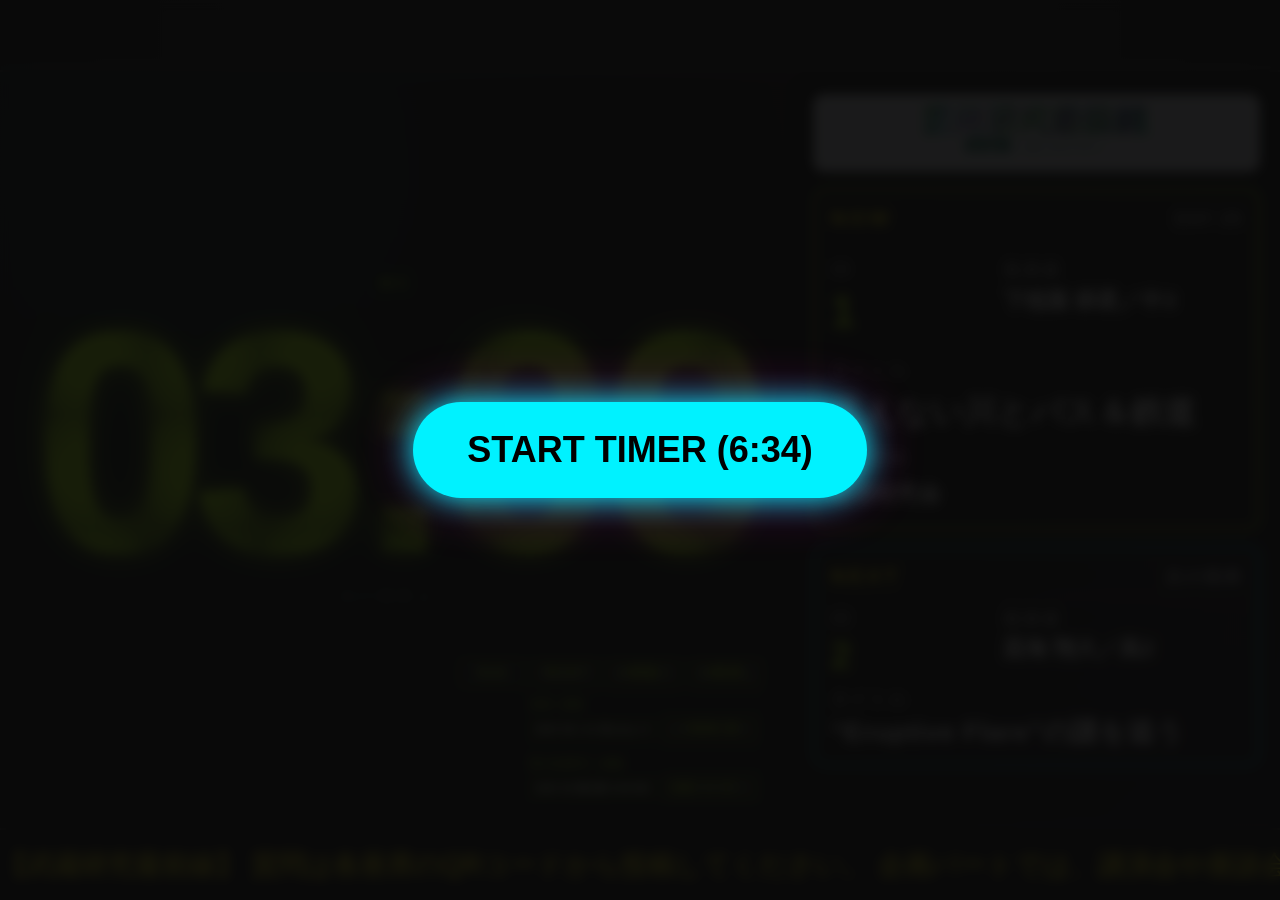
<file: tools/634_Research_Frontline-timer/index.html>
<!DOCTYPE html>
<html lang="ja">
<head>
    <meta charset="UTF-8">
    <meta name="viewport" content="width=device-width, initial-scale=1.0">
    <title>武蔵研究最前線 発表タイマー</title>
    <link rel="stylesheet" href="style.css">
</head>
<body>

    <div id="overlay">
        <button id="start-btn" type="button">START TIMER (6:34)</button>
    </div>

    <header class="header-bar">
        <div id="progress-fill"></div>
    </header>

    <main class="main-timer-container">
        <div class="timer-stage">
            <div id="timer-phase-label" class="timer-heading">発表中</div>
            <div id="timer-display" data-text="06:34">06:34</div>
            <div id="timer-sub-label" class="sub-label">発表残り</div>
        </div>
        <div class="timer-controls">
            <button id="btn-stop" class="control-btn" type="button">STOP</button>
            <button id="btn-reset" class="control-btn" type="button">RESET</button>
            <button id="btn-forward" class="control-btn" type="button">10秒送り</button>
            <button id="btn-back" class="control-btn" type="button">10秒戻し</button>
            <div class="jump-controls">
                <label class="jump-label" for="select-target-presentation">発表へ移動</label>
                <select id="select-target-presentation" class="jump-select"></select>
                <button id="btn-jump-presentation" class="control-btn jump-btn" type="button">この発表の前へ</button>
            </div>
            <div class="jump-controls">
                <label class="jump-label" for="select-target-section">部の先頭MCへ移動</label>
                <select id="select-target-section" class="jump-select"></select>
                <button id="btn-jump-section" class="control-btn jump-btn" type="button">先頭3:00 MCへ</button>
            </div>
        </div>
    </main>

    <aside class="info-panel">
        <div class="brand-strip">
            <img class="brand-logo brand-logo-horizontal" src="../../assets/202603_634fromtline_logo_horizontal_green.png" alt="武蔵研究最前線">
            <img class="brand-logo brand-logo-square" src="../../assets/202603_634fromtline_logo_square_green.png" alt="武蔵研究最前線">
        </div>

        <section class="flight-panel current-panel">
            <div class="panel-head">
                <span class="panel-kicker">NOW</span>
                <span id="current-day-label" class="panel-meta">DAY</span>
            </div>

            <div class="panel-id-row">
                <div class="panel-field panel-id-block">
                    <div class="panel-label">ID</div>
                    <div id="current-id" class="panel-value panel-id"></div>
                </div>
                <div class="panel-field panel-presenter-block">
                    <div class="panel-label">発表者</div>
                    <div id="current-presenter" class="panel-value"></div>
                </div>
            </div>

            <div class="panel-field">
                <div class="panel-label">タイトル</div>
                <div id="current-title" class="panel-value panel-title"></div>
                <div id="current-subtitle" class="panel-subtitle"></div>
            </div>

            <div class="panel-field">
                <div class="panel-label">関連団体</div>
                <div id="current-affiliation" class="panel-value"></div>
            </div>
        </section>

        <section class="flight-panel next-panel">
            <div class="panel-head">
                <span class="panel-kicker">NEXT</span>
                <span class="panel-meta">次の発表</span>
            </div>

            <div class="panel-id-row">
                <div class="panel-field panel-id-block">
                    <div class="panel-label">ID</div>
                    <div id="next-id" class="panel-value panel-id"></div>
                </div>
                <div class="panel-field panel-presenter-block">
                    <div class="panel-label">発表者</div>
                    <div id="next-presenter" class="panel-value"></div>
                </div>
            </div>

            <div class="panel-field">
                <div class="panel-label">タイトル</div>
                <div id="next-title" class="panel-value panel-title"></div>
                <div id="next-subtitle" class="panel-subtitle"></div>
            </div>
        </section>
    </aside>

    <footer class="footer-ticker">
        <div class="ticker-text">
            【武蔵研究最前線】 質問は各座席のQRコードから投稿してください。 企画パートでは、講演会や座談会など他企画の運営も行っています。 詳細は、会場内の案内をご覧ください！
        </div>
    </footer>

    <script src="js/audio.js"></script>
    <script src="js/timer.js"></script>
    <script src="js/main.js"></script>
</body>
</html>
</file>
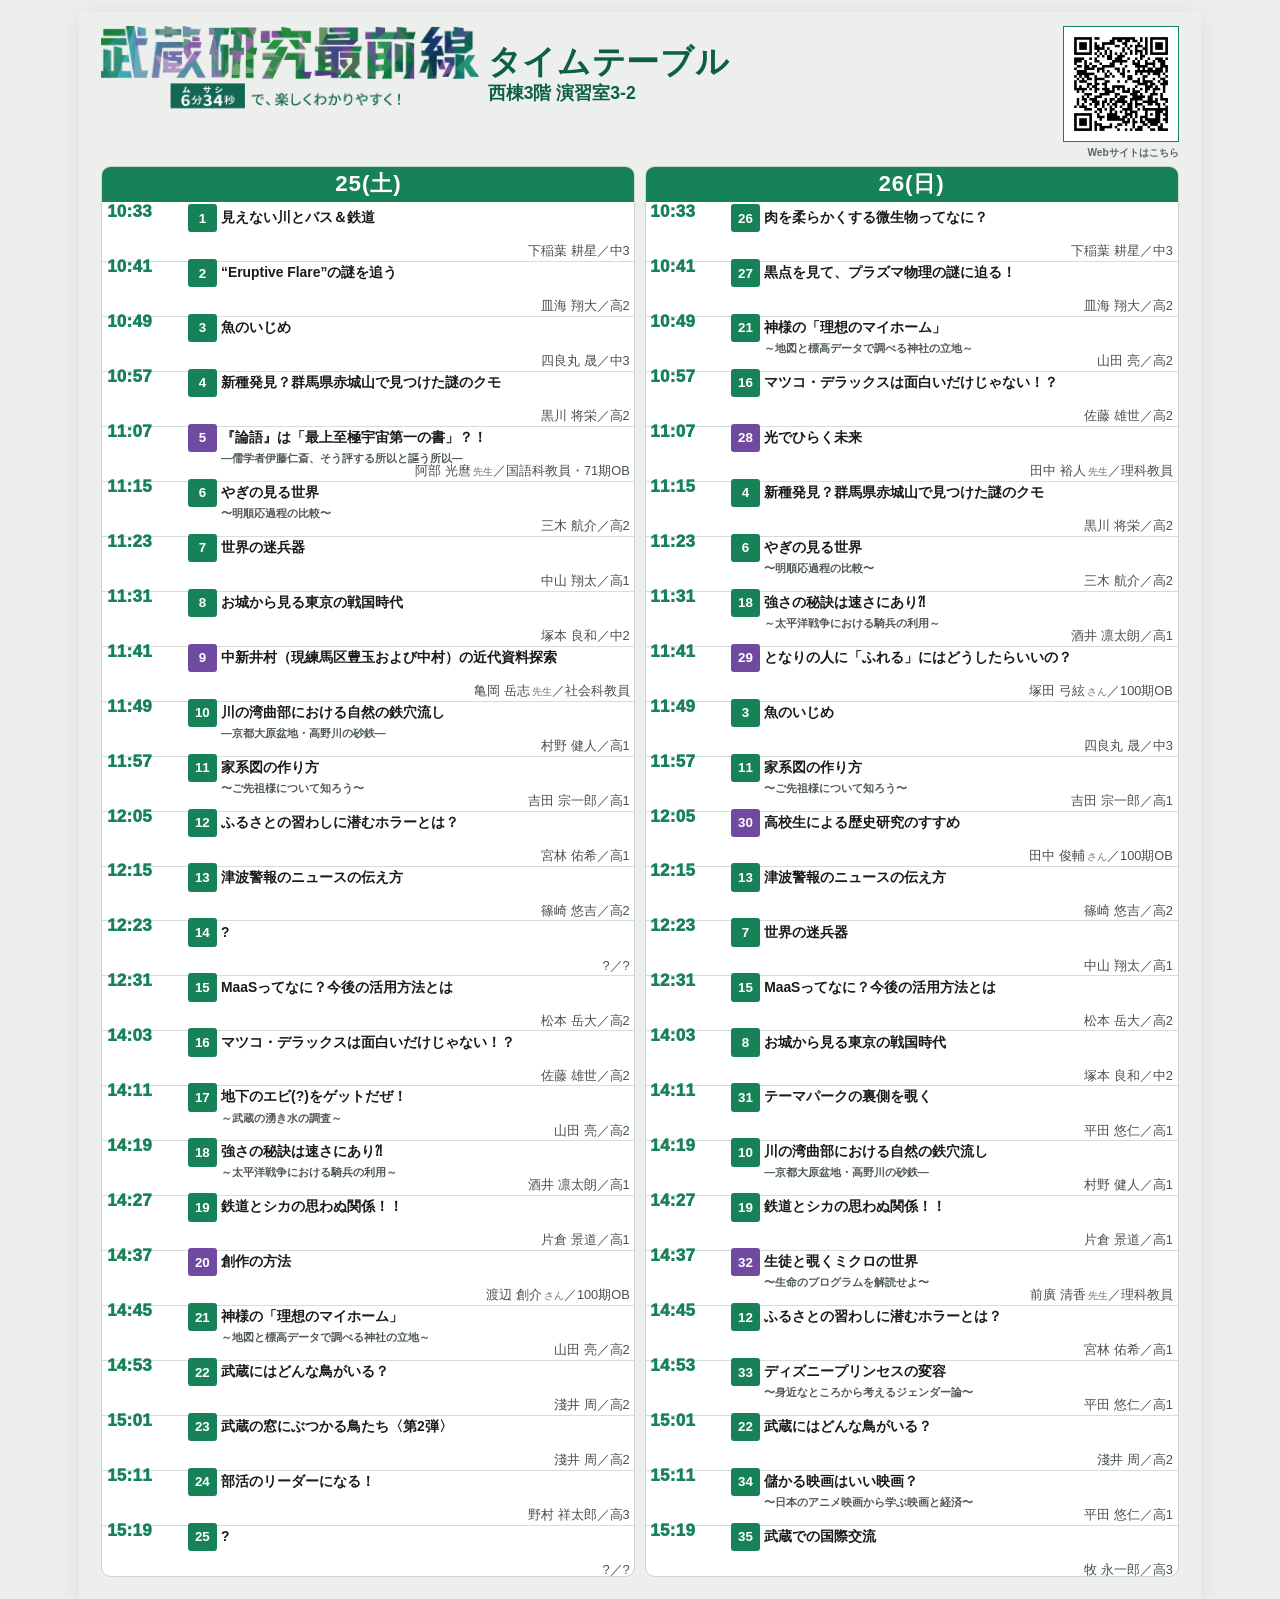
<file: tools/poster.html>
<!DOCTYPE html>
<html lang="ja">
<head>
	<meta charset="UTF-8">
	<meta name="viewport" content="width=device-width, initial-scale=1.0">
	<title>武蔵研究最前線 講演スケジュール（印刷用）</title>
	<link rel="stylesheet" href="poster.css">
</head>
<body>
	<main class="poster">
		<header class="top-head">
			<div class="brand-wrap">
				<img class="logo" src="../assets/202603_634fromtline_logo_horizontal_green.png" alt="武蔵研究最前線 ロゴ">
				<div class="title-wrap">
					<h1>タイムテーブル</h1>
					
					<p class="venue">西棟3階 演習室3-2</p>
				</div>
			</div>
			<aside class="qr-area" aria-label="WebサイトQRコードエリア">
				<div class="qr-box">
					<img class="qr-image" src="../assets/Homepage_QR.png" alt="ホームページQRコード">
				</div>
				<p>Webサイトはこちら</p>
			</aside>
		</header>

		<section class="columns" aria-live="polite">
			<article class="day-column">
				<h2 class="day-label">25(土)</h2>
				<div class="schedule-list" id="day-25"></div>
			</article>

			<article class="day-column">
				<h2 class="day-label">26(日)</h2>
				<div class="schedule-list" id="day-26"></div>
			</article>
		</section>
	</main>

	<script>
		const DAYS = [25, 26];
		const PURPLE_ID_TIMES = new Set(['11:07', '11:41', '14:37']);

		const shouldUsePurpleId = (presentation) => {
			const hhmm = formatTime(presentation.time);
			if (PURPLE_ID_TIMES.has(hhmm)) return true;
			return Number(presentation.day) === 26 && hhmm === '12:05';
		};

		const formatTime = (value) => {
			if (!value) return '';
			const parts = value.split(':');
			return `${parts[0]}:${parts[1]}`;
		};

		const normalizeText = (value) => {
			if (value === null || value === undefined) return '';
			return String(value).trim();
		};

		const escapeHtml = (value) =>
			String(value)
				.replaceAll('&', '&amp;')
				.replaceAll('<', '&lt;')
				.replaceAll('>', '&gt;')
				.replaceAll('"', '&quot;')
				.replaceAll("'", '&#39;');

		const isTeacherGrade = (grade) => normalizeText(grade).includes('教員');
		const isObGrade = (grade) => {
			const normalized = normalizeText(grade);
			return /OB/i.test(normalized) || /[0-9０-９]+\s*期/.test(normalized);
		};

		const buildRoleLabel = (presentation) => {
			const grade = normalizeText(presentation.grade);
			const affiliation = normalizeText(presentation.affiliation);

			if (isTeacherGrade(grade)) {
				return grade || (affiliation ? `${affiliation}教員` : '教員');
			}

			if (isObGrade(grade)) {
				return grade || (affiliation ? `${affiliation}OB` : 'OB');
			}

			return grade;
		};

		const buildPresenterHtml = (presentation) => {
			const presenter = normalizeText(presentation.presenter);
			if (!presenter) return '';

			const escapedName = escapeHtml(presenter);
			if (isTeacherGrade(presentation.grade)) {
				return `${escapedName}<span class="talk-honorific">先生</span>`;
			}

			if (isObGrade(presentation.grade)) {
				return `${escapedName}<span class="talk-honorific">さん</span>`;
			}

			return escapedName;
		};

		const pickMeta = (presentation) => {
			const presenterHtml = buildPresenterHtml(presentation);
			const roleLabel = buildRoleLabel(presentation);
			if (!presenterHtml && !roleLabel) return '';
			if (!presenterHtml) return escapeHtml(roleLabel);
			if (!roleLabel) return presenterHtml;
			return `${presenterHtml}／${escapeHtml(roleLabel)}`;
		};

		const createItem = (presentation) => {
			const item = document.createElement('article');
			item.className = 'talk-item';

			const time = document.createElement('div');
			time.className = 'talk-time';
			time.textContent = formatTime(presentation.time);

			const body = document.createElement('div');
			body.className = 'talk-body';

			const titleLine = document.createElement('div');
			titleLine.className = 'talk-title-line';

			const idBadge = document.createElement('span');
			idBadge.className = 'talk-id';
			idBadge.textContent = normalizeText(presentation.id);
			if (shouldUsePurpleId(presentation)) {
				idBadge.classList.add('is-purple');
			}

			const title = document.createElement('h3');
			title.className = 'talk-title';
			const titleText = normalizeText(presentation.title);
			title.textContent = titleText;

			const subtitleText = normalizeText(presentation.subtitle);
			const subtitle = document.createElement('p');
			subtitle.className = 'talk-subtitle';
			subtitle.textContent = subtitleText;
			if (!subtitleText) {
				subtitle.classList.add('is-empty');
			}

			const meta = document.createElement('p');
			meta.className = 'talk-meta';
			meta.innerHTML = pickMeta(presentation);

			titleLine.append(idBadge, title);
			body.append(titleLine);
			body.append(subtitle);
			body.append(meta);
			item.append(time, body);
			return item;
		};

		const applyFitScale = (maxCount) => {
			const fitScale = Math.max(0.72, Math.min(1, 25 / Math.max(maxCount, 1)));
			document.documentElement.style.setProperty('--fit-scale', fitScale.toFixed(3));
		};

		const renderTimetable = (presentations) => {
			const counts = [];

			DAYS.forEach((day) => {
				const target = document.getElementById(`day-${day}`);
				if (!target) return;
				const items = presentations
					.filter((presentation) => Number(presentation.day) === day)
					.sort((a, b) => String(a.time).localeCompare(String(b.time)))
					.map(createItem);

				counts.push(items.length);
				target.style.setProperty('--row-count', String(Math.max(items.length, 1)));
				target.replaceChildren(...items);
			});

			applyFitScale(Math.max(...counts, 1));
		};

		fetch('../data/researches.json')
			.then((response) => {
				if (!response.ok) {
					throw new Error(`Failed to load data: ${response.status}`);
				}
				return response.json();
			})
			.then((data) => {
				renderTimetable(Array.isArray(data.presentations) ? data.presentations : []);
			})
			.catch((error) => {
				console.error(error);
				document.querySelector('.columns').insertAdjacentHTML(
					'beforebegin',
					'<p class="load-error">researches.json の読み込みに失敗しました。</p>'
				);
			});
	</script>
</body>
</html>
</file>
<file: tools/634_Research_Frontline-timer/style.css>
:root {
	--neon-blue: #00f2ff;
	--neon-pink: #ff00ea;
	--neon-yellow: #fff200;
	--neon-lime: #b6ff00;
	--emergency-red: #ff0000;
	--city-purple: #6a00ff;
	--panel-bg: rgba(10, 10, 10, 0.92);
}

body, html {
	margin: 0;
	padding: 0;
	width: 100vw;
	height: 100vh;
	background:
		radial-gradient(circle at 15% 20%, rgba(0, 242, 255, 0.08) 0%, transparent 40%),
		radial-gradient(circle at 80% 10%, rgba(255, 0, 234, 0.08) 0%, transparent 42%),
		linear-gradient(180deg, #020202 0%, #000 70%);
	color: #fff;
	font-family: 'Inter', 'Helvetica Neue', Arial, sans-serif;
	overflow: hidden;
	display: grid;
	grid-template-rows: 8vh 84vh 8vh;
	grid-template-columns: 62vw 38vw;
	font-family: 'Inter', 'Helvetica Neue', Arial, sans-serif;
}

button {
	font: inherit;
}

/* プログレスバー（画面上端） */
.header-bar {
	grid-column: 1 / span 2;
	background: linear-gradient(90deg, #0a0a0a, #141414, #0a0a0a);
	position: relative;
	border-bottom: 2px solid #2e2e2e;
}

#progress-fill {
	height: 100%;
	width: 0%;
	background: linear-gradient(90deg, var(--neon-blue), var(--neon-pink), var(--city-purple));
	box-shadow: 0 0 20px var(--neon-blue), 0 0 35px rgba(255, 0, 234, 0.35);
	transition: width 1s linear;
}

/* メインタイマー（左側） */
.main-timer-container {
	grid-row: 2;
	grid-column: 1;
	display: flex;
	flex-direction: column;
	justify-content: center;
	align-items: center;
	border-right: 1px solid #222;
	position: relative;
	padding: 0 2vw 2vh;
}

.timer-stage {
	display: grid;
	justify-items: center;
	align-items: center;
	gap: 0.9vh;
}

#timer-display {
	font-size: 35vh;
	font-weight: 900;
	font-variant-numeric: tabular-nums;
	letter-spacing: -0.05em;
	line-height: 0.9;
	color: transparent;
	background-image:
		radial-gradient(circle, rgba(182, 255, 0, 0.98) 0.09em, rgba(94, 141, 0, 0.8) 0.18em, rgba(20, 34, 0, 0.92) 0.22em),
		radial-gradient(circle, rgba(182, 255, 0, 0.65) 0.08em, rgba(12, 26, 0, 0.88) 0.2em);
	background-size: 0.36em 0.36em, 0.18em 0.18em;
	background-position: 0 0, 0.09em 0.09em;
	-webkit-background-clip: text;
	background-clip: text;
	text-shadow: 0 0 22px rgba(182, 255, 0, 0.48), 0 0 48px rgba(182, 255, 0, 0.24);
	position: relative;
	animation: cityPulse 2.6s ease-in-out infinite;
	text-align: center;
}

.timer-heading {
	font-size: 1.8vh;
	letter-spacing: 0.28em;
	font-weight: 800;
	color: rgba(182, 255, 0, 0.72);
	text-transform: uppercase;
}

.sub-label {
	font-size: 2vh;
	color: #444;
	margin-top: -1vh;
	letter-spacing: 0.08em;
}

.timer-controls {
	position: absolute;
	right: 2.2vw;
	bottom: 2.6vh;
	display: flex;
	gap: 0.7vh;
	flex-wrap: wrap;
	justify-content: flex-end;
	max-width: min(36vw, 700px);
}

.timer-controls .control-btn:disabled {
	opacity: 0.35;
	cursor: not-allowed;
	transform: none;
}

.control-btn {
	background: #111;
	color: var(--neon-lime);
	border: 1px solid #2f4b00;
	font-size: 1.45vh;
	font-weight: 700;
	letter-spacing: 0.05em;
	padding: 0.55vh 0.95vh;
	min-width: 5.3vw;
	cursor: pointer;
	text-transform: uppercase;
	box-shadow: inset 0 0 0.7vh rgba(182, 255, 0, 0.16), 0 0 0.9vh rgba(182, 255, 0, 0.2);
	transition: transform 120ms ease, filter 120ms ease, box-shadow 120ms ease;
}

.jump-controls {
	display: grid;
	grid-template-columns: 1fr auto;
	gap: 0.45vh 0.5vw;
	align-items: center;
	width: calc(50% - 0.35vh);
	min-width: 16vw;
	padding: 0.4vh 0.5vw;
	border: 1px solid rgba(182, 255, 0, 0.22);
	background: rgba(7, 11, 0, 0.72);
}

.jump-label {
	grid-column: 1 / span 2;
	font-size: 1.15vh;
	font-weight: 800;
	letter-spacing: 0.08em;
	color: rgba(182, 255, 0, 0.78);
	text-transform: uppercase;
}

.jump-select {
	appearance: none;
	background: #0b0f02;
	color: #edffd8;
	border: 1px solid #365300;
	font-size: 1.25vh;
	font-weight: 700;
	padding: 0.45vh 0.6vh;
	min-width: 0;
}

.jump-select:disabled {
	opacity: 0.45;
	cursor: not-allowed;
}

.jump-btn {
	min-width: 6.2vw;
	font-size: 1.2vh;
	padding: 0.5vh 0.7vh;
}

.control-btn:hover {
	filter: brightness(1.2);
	transform: translateY(-1px);
}

.control-btn:focus-visible,
#start-btn:focus-visible {
	outline: 2px solid var(--neon-yellow);
	outline-offset: 3px;
}

/* インフォパネル（右側） */
.info-panel {
	grid-row: 2;
	grid-column: 2;
	padding: 2.4vh 2.2vh 2vh;
	display: flex;
	flex-direction: column;
	gap: 1.8vh;
	background: linear-gradient(135deg, #000 0%, #050505 60%, #0a0511 100%);
}

.brand-strip {
	display: grid;
	grid-template-columns: 1fr;
	gap: 0;
	align-items: center;
	justify-items: center;
	padding: 1vh 1vw 1.2vh;
	border: 1px solid #bfc3c7;
	border-radius: 1.2vh;
	background: #d8dbe0;
}

.brand-logo {
	max-width: 100%;
	height: auto;
	object-fit: contain;
	display: none;
}

.brand-logo-horizontal {
	display: block;
	max-height: 6.3vh;
}

.brand-logo-square {
	max-height: 6.3vh;
}

.flight-panel {
	display: grid;
	gap: 1.25vh;
	padding: 1.8vh 1.2vw 1.7vh;
	border-radius: 1.3vh;
	border: 2px solid rgba(255, 255, 255, 0.2);
	background: linear-gradient(180deg, rgba(255, 255, 255, 0.03), rgba(255, 255, 255, 0.01));
	box-shadow:
		inset 0 0 0 1px rgba(255, 255, 255, 0.08),
		0 0 0.8vh rgba(0, 0, 0, 0.45);
}

.current-panel {
	min-height: 34vh;
	border-color: rgba(182, 255, 0, 0.62);
	box-shadow:
		inset 0 0 0 1px rgba(182, 255, 0, 0.25),
		0 0 1.1vh rgba(182, 255, 0, 0.22);
}

.next-panel {
	min-height: 19.5vh;
	border-color: rgba(0, 242, 255, 0.55);
	box-shadow:
		inset 0 0 0 1px rgba(0, 242, 255, 0.24),
		0 0 0.95vh rgba(0, 242, 255, 0.2);
}

.panel-head {
	display: flex;
	justify-content: space-between;
	align-items: baseline;
	gap: 1vw;
	padding-bottom: 0.8vh;
	border-bottom: 1px solid rgba(255, 255, 255, 0.08);
}

.panel-kicker {
	font-size: 2.3vh;
	font-weight: 900;
	letter-spacing: 0.18em;
	color: var(--neon-yellow);
}

.panel-meta {
	font-size: 1.95vh;
	font-weight: 700;
	letter-spacing: 0.08em;
	color: rgba(255, 255, 255, 0.65);
}

.panel-field {
	display: grid;
	gap: 0.6vh;
}

.panel-id-row {
	display: grid;
	grid-template-columns: minmax(0, 1fr) minmax(0, 1.5fr);
	gap: 1.2vh 1vw;
	align-items: start;
}

.panel-id-block {
	min-width: 0;
}

.panel-presenter-block {
	min-width: 0;
}

.panel-grid {
	display: grid;
	grid-template-columns: 1fr;
	gap: 1vh;
}

.panel-label {
	font-size: 1.85vh;
	letter-spacing: 0.14em;
	font-weight: 800;
	color: rgba(255, 255, 255, 0.52);
	text-transform: uppercase;
}

.panel-value {
	color: #fff;
	font-weight: 800;
	font-size: clamp(22px, 2.45vh, 46px);
	line-height: 1.2;
	word-break: break-word;
}

.name-honorific {
	font-size: 0.78em;
	opacity: 0.8;
	margin-left: 0.2em;
}

.panel-id {
	font-size: clamp(36px, 4.9vh, 74px);
	letter-spacing: 0.08em;
	color: var(--neon-lime);
}

.panel-title {
	font-size: clamp(29px, 3.6vh, 62px);
	letter-spacing: 0.02em;
}

.panel-subtitle {
	display: block;
	font-size: clamp(20px, 2.35vh, 40px);
	line-height: 1.2;
	color: var(--neon-blue);
	font-weight: 700;
	margin-top: 0.4vh;
	min-height: 1em;
}

.panel-subtitle[hidden] {
	display: none;
}

.panel-value:empty::before {
	content: '—';
	color: rgba(255, 255, 255, 0.35);
}

.flight-panel.next-panel .panel-title {
	font-size: clamp(24px, 2.95vh, 49px);
}

.flight-panel.next-panel .panel-id {
	font-size: clamp(30px, 4.1vh, 62px);
}

/* 運営テロップ（画面下端） */
.footer-ticker {
	grid-column: 1 / span 2;
	background: #000;
	border-top: 2px solid #333;
	display: flex;
	align-items: center;
	overflow: hidden;
}

.ticker-text {
	white-space: nowrap;
	font-size: 3vh;
	animation: scroll 20s linear infinite;
	color: var(--neon-yellow);
	text-shadow: 0 0 12px rgba(255, 242, 0, 0.6);
}

@keyframes scroll {
	from { transform: translateX(100vw); }
	to { transform: translateX(-100%); }
}

@keyframes cityPulse {
	0%, 100% { filter: brightness(1); }
	50% { filter: brightness(1.18); }
}

/* 演出用クラス */
.emergency {
	color: var(--emergency-red) !important;
	text-shadow: 0 0 50px var(--emergency-red) !important;
	animation: blink 0.5s ease-in-out infinite alternate;
}

.one-minute-alert {
	animation: oneMinuteFlash 0.85s ease-out 1;
}

@keyframes blink {
	from { opacity: 1; } to { opacity: 0.3; }
}

@keyframes oneMinuteFlash {
	0% {
		filter: brightness(1);
		text-shadow: 0 0 22px rgba(182, 255, 0, 0.48), 0 0 48px rgba(182, 255, 0, 0.24);
	}
	35% {
		filter: brightness(1.45);
		text-shadow: 0 0 28px rgba(0, 242, 255, 0.9), 0 0 64px rgba(0, 242, 255, 0.7);
	}
	100% {
		filter: brightness(1);
		text-shadow: 0 0 22px rgba(182, 255, 0, 0.48), 0 0 48px rgba(182, 255, 0, 0.24);
	}
}

/* スタートオーバーレイ */
#overlay {
	position: fixed;
	top: 0;
	left: 0;
	width: 100%;
	height: 100%;
	background: var(--panel-bg);
	display: flex;
	justify-content: center;
	align-items: center;
	z-index: 100;
	backdrop-filter: blur(6px);
}

#overlay[hidden] {
	display: none !important;
}

#start-btn {
	padding: 3vh 6vh;
	font-size: 4vh;
	font-weight: 900;
	background: var(--neon-blue);
	border: none;
	border-radius: 50px;
	cursor: pointer;
	box-shadow: 0 0 30px var(--neon-blue), 0 0 60px rgba(255, 0, 234, 0.3);
	transition: transform 120ms ease, filter 120ms ease;
}

#start-btn:hover {
	filter: brightness(1.08);
	transform: translateY(-1px);
}

@media (max-width: 1200px), (max-height: 820px) {
	.brand-logo-horizontal {
		display: none;
	}

	.brand-logo-square {
		display: block;
	}

	.panel-grid {
		grid-template-columns: 1fr;
	}

	.timer-controls {
		max-width: 34vw;
	}
}
</file>
<file: tools/poster.css>
:root {
  --fit-scale: 1;
  --id-size: 7.5mm;
  --id-gap: 1.2mm;
  --red-700: #d24545;
  --red-600: #dd5754;
  --green-800: #0d6b4a;
  --green-700: #178158;
  --green-100: #d6ede2;
  --text-900: #1a1a1a;
  --text-700: #5f6468;
  --line: #d8ddd9;
}

@page {
  size: A3 portrait;
  margin: 0;
}

html,
body {
  margin: 0;
  width: 100%;
  height: 100%;
  background: #ecefec;
  color: var(--text-900);
  font-family: "Yu Gothic", "Hiragino Kaku Gothic ProN", "Meiryo", sans-serif;
  -webkit-print-color-adjust: exact;
  print-color-adjust: exact;
  color-adjust: exact;
}

body {
  display: grid;
  place-items: center;
}

.poster {
  width: 297mm;
  height: 420mm;
  box-sizing: border-box;
  padding: 3.8mm 6mm 6mm;
  display: grid;
  grid-template-rows: auto 1fr;
  gap: 1.4mm;
  overflow: hidden;
  background: #ecefec;
}

.top-head {
  display: grid;
  grid-template-columns: 1fr 36mm;
  gap: 1.8mm;
  align-items: start;
}

.brand-wrap {
  display: grid;
  grid-template-columns: 100mm 1fr;
  gap: 2.2mm;
  align-items: center;
  min-width: 0;
}

.logo {
  width: 100%;
  height: auto;
  object-fit: contain;
}

.title-wrap h1 {
  margin: 0;
  font-size: calc(24.5pt * var(--fit-scale));
  line-height: 1.08;
  color: #0f5f43;
  font-weight: 900;
  letter-spacing: 0.02em;
}

.copy {
  margin: 0.2mm 0 0;
  font-size: calc(12.4pt * var(--fit-scale));
  line-height: 1.12;
  color: var(--text-700);
  font-weight: 800;
}

.venue {
  margin: 1.2mm 0 0;
  font-size: calc(13.2pt * var(--fit-scale));
  line-height: 1.1;
  color: #0f5f43;
  font-weight: 900;
}

.qr-area {
  display: grid;
  gap: 1.2mm;
  justify-items: end;
}

.qr-box {
  width: 30mm;
  height: 30mm;
  border: 0.32mm solid var(--green-700);
  display: grid;
  place-items: center;
  background: #fff;
  overflow: hidden;
}

.qr-image {
  width: 100%;
  height: 100%;
  object-fit: contain;
  display: block;
}

.qr-area p {
  margin: 0;
  font-size: calc(7.6pt * var(--fit-scale));
  color: var(--text-700);
  font-weight: 700;
}

.columns {
  display: grid;
  grid-template-columns: 1fr 1fr;
  gap: 2.4mm;
  min-height: 0;
}

.day-column {
  min-height: 0;
  display: grid;
  grid-template-rows: auto 1fr;
  border: 0.32mm solid #c9d4ce;
  border-radius: 2.6mm;
  background: #fff;
  overflow: hidden;
}

.day-label {
  margin: 0;
  padding: 1.2mm 2.2mm;
  text-align: center;
  color: #fff;
  background: var(--green-700);
  border: 0.6mm solid var(--green-700);
  font-size: calc(16.8pt * var(--fit-scale));
  line-height: 1;
  font-weight: 900;
  letter-spacing: 0.04em;
}

.schedule-list {
  --row-count: 1;
  min-height: 0;
  display: grid;
  grid-template-rows: repeat(var(--row-count), minmax(0, 1fr));
}

.talk-item {
  min-height: 0;
  height: 100%;
  display: grid;
  grid-template-columns: 14.5% 1fr;
  gap: 1.4mm;
  align-items: stretch;
  padding: 0.55mm 1.25mm;
  border-bottom: 0.22mm solid var(--line);
  overflow: hidden;
}

.talk-item:last-child {
  border-bottom: 0;
}

.talk-time {
  color: var(--green-700);
  font-size: calc(12.7pt * var(--fit-scale));
  line-height: 1;
  font-weight: 950;
  letter-spacing: 0.02em;
  white-space: nowrap;
}

.talk-body {
  min-width: 0;
  min-height: 0;
  display: grid;
  grid-template-rows: auto auto 1fr;
}

.talk-title-line {
  display: grid;
  grid-template-columns: auto 1fr;
  gap: var(--id-gap);
  align-items: center;
}

.talk-id {
  min-width: var(--id-size);
  height: var(--id-size);
  padding: 0 1mm;
  box-sizing: border-box;
  background: var(--green-700);
  color: #fff;
  display: inline-grid;
  place-items: center;
  font-size: calc(10pt * var(--fit-scale));
  line-height: 1;
  font-weight: 900;
  border-radius: 0.8mm;
}

.talk-id.is-purple {
  background: #6f4aa0;
}

.talk-title {
  margin: 0;
  min-width: 0;
  font-size: calc(10.4pt * var(--fit-scale));
  line-height: 1.15;
  font-weight: 900;
  white-space: nowrap;
  overflow: hidden;
  text-overflow: ellipsis;
}

.talk-subtitle {
  margin: 0.25mm 0 0;
  font-size: calc(8.1pt * var(--fit-scale));
  line-height: 1.1;
  color: #4f5a55;
  font-weight: 700;
  padding-left: calc(var(--id-size) + var(--id-gap));
  white-space: nowrap;
  overflow: hidden;
  text-overflow: ellipsis;
}

.talk-subtitle.is-empty {
  visibility: hidden;
}

.talk-meta {
  margin: 0;
  align-self: end;
  font-size: calc(9.6pt * var(--fit-scale));
  line-height: 1.15;
  color: #49514d;
  text-align: right;
  white-space: nowrap;
  overflow: hidden;
  text-overflow: ellipsis;
}

.talk-honorific {
  font-size: 0.78em;
  opacity: 0.8;
  margin-left: 0.2em;
}

.load-error {
  margin: 0;
  padding: 3mm;
  border: 0.35mm solid #dc8b8b;
  color: #a23636;
  background: #fff3f3;
  border-radius: 1.8mm;
  font-size: 10pt;
  font-weight: 700;
}

@media print {
  html,
  body {
    margin: 0;
    width: 297mm;
    height: 420mm;
    overflow: hidden;
    background: #ecefec;
  }

  .poster {
    padding: 3.8mm 6mm 6mm;
  }
}

@media screen {
  body {
    background: #ecefec;
    padding: 12px;
    box-sizing: border-box;
  }

  .poster {
    box-shadow: 0 4px 22px rgba(0, 0, 0, 0.08);
  }
}
</file>
